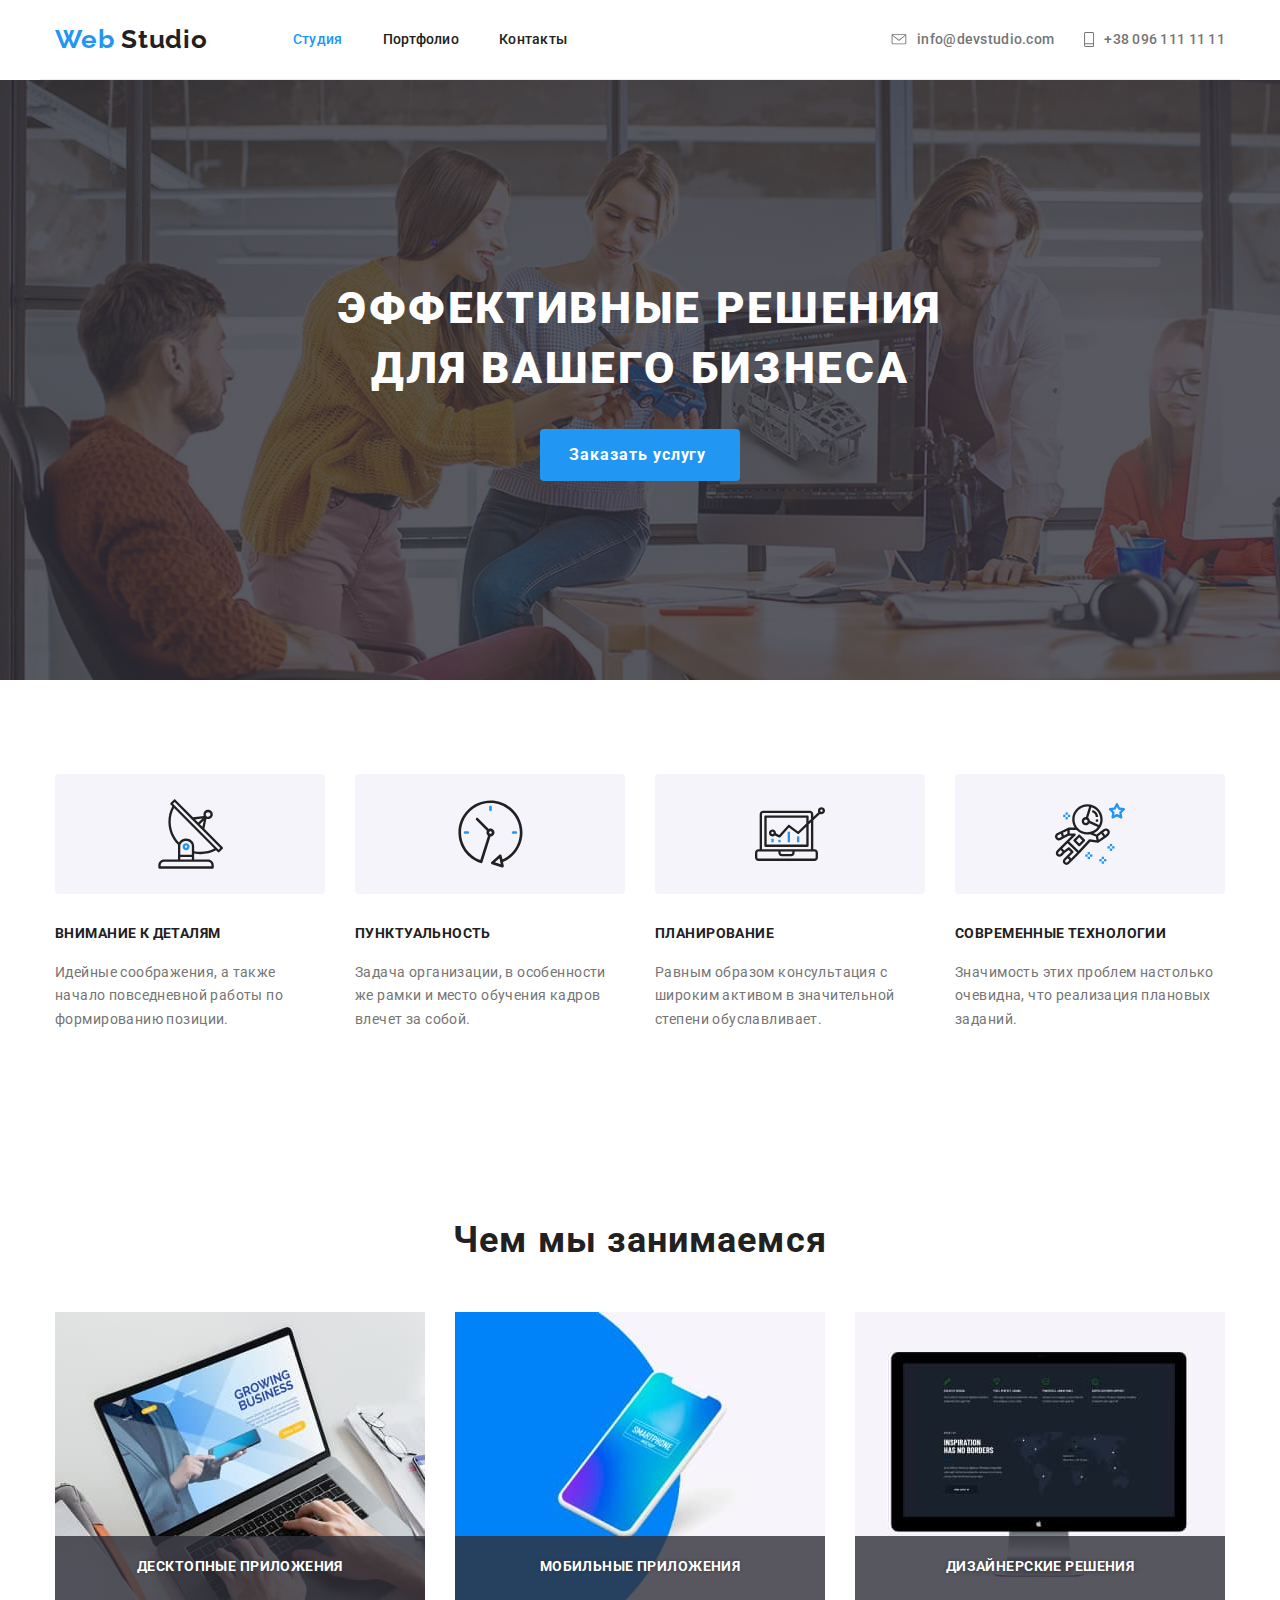
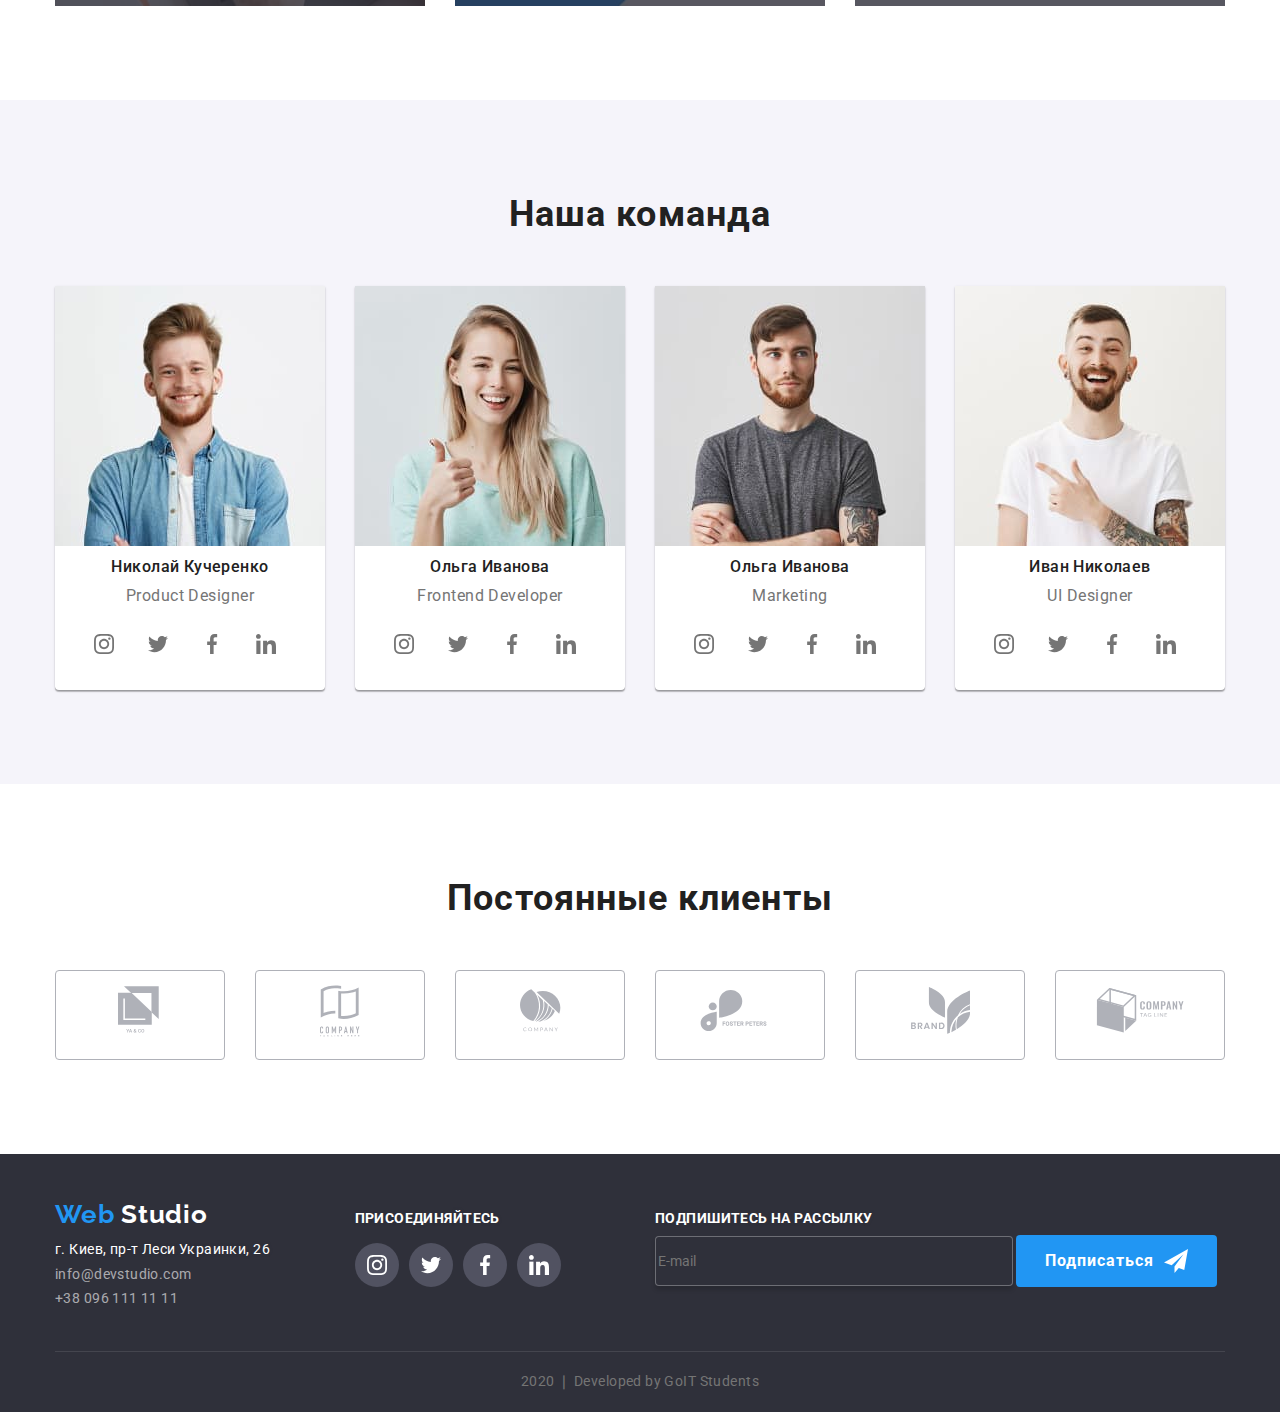
<file: index.html>
<!DOCTYPE html>
<html lang="ru">
  <head>
    <meta charset="UTF-8" />
    <meta name="viewport" content="width=device-width, initial-scale=1.0" />
    <title>Web studio</title>
    <link
      href="https://fonts.googleapis.com/css2?family=Raleway:wght@700&family=Roboto:wght@400;500;700;900&display=swap"
      rel="stylesheet"
    />
    <link
      rel="stylesheet"
      href="https://cdnjs.cloudflare.com/ajax/libs/modern-normalize/0.6.0/modern-normalize.min.css"
    />
    <link rel="stylesheet" href="./css/main.min.css" />
  </head>
  <body>
    <div>
      <!-- шапка сайта -->
      <header class="header">
        <nav>
          <div class="container menu">
            <a href="./">
              <p class="logo"><span class="accent">Web</span> Studio</p>
            </a>

            <ul class="info link-nav">
              <li class="hed">
                <a class="nav nav-border current-studio" href="">Студия</a>
              </li>
              <li class="hed">
                <a class="nav nav-border " href="./portfolio.html">Портфолио</a>
              </li>
              <li class="hed">
                <a class="nav nav-border" href="">Контакты</a>
              </li>
            </ul>
          
          
            <address class="link-nav-size">
              <a class="nav link addres" href="mailto:info@devstudio.com">
                <svg class="icon-envelope" width="16px" height="11px" aria-label="send E-mail">
                  <use href="./images/sprite.svg#icon-envelope"></use>
                </svg>
                info@devstudio.com</a>
              <a class="nav link addres"href="tel:+380961111111"
                > 
                <svg class="icon-vectorsmartphone" width="10px" height="15px" aria-label="call" >
                <use href="./images/sprite.svg#icon-vectorsmartphone"></use>
                </svg>
                +38 096 111 11 11
              </a>
              
            </address>
          </div>
        </nav>
      </header>

      <!-- модальное окно -->

      <div class="backdrop is-hidden" data-modal>
        <div class="modal">
          <form class="speaker-form" >
            <h3 class="modal-title">Оставьте свои данные, мы вам перезвоним</h3>
            
              <div class="form-field">
                <input class="form-input" type="tel" name="name" id="name" autocomplete="off"placeholder=" ">
                <label for="name" class="form-label">Имя</label>
                <svg class="form-icon" width="18px" height="18px">
                  <use href="./images/sprite.svg#person-black"></use>
                </svg>
                <!-- <span class="form-icon"></span> -->
              </div>
            
            
              <div class="form-field">
                <input class="form-input" type="tel" name="tel" id="tel" autocomplete="off" placeholder=" ">
                <label for="tel" class="form-label">Телефон</label>
                <svg class="form-icon" width="18px" height="18px">
                  <use href="./images/sprite.svg#phone-black"></use>
                </svg>
                <!-- <span class="form-icon"></span> -->
              </div>
            
            <div class="form-field">
              <input class="form-input" type="tel" name="input" id="mail" autocomplete="off" placeholder=" ">
              <label for="mail" class="form-label">Почта</label>
              <svg class="form-icon" id="mail" width="18px" height="18px">
                <use href="./images/sprite.svg#email-black"></use>
              </svg>
              <!-- <span class="form-icon"></span> -->
            </div>
            
            <div class="form-field textarea">
              <textarea class="textarea-input" name="" id="coment" placeholder=" " cols="20" rows="10"></textarea>
              <label for="coment" class="form-label">Комментарий</label>
            </div>

            <div class="send-field">
              <input class="checkbox" type="checkbox" name="agry" value="agry" id="agry" >
              <!-- <span class="checkbox-icon"></span> -->
              <label class="send-label" for="agry">Соглашаюсь с рассылкой и принимаю <a  class="accent agry" href="">Условия договора</a> </label>
              <button class="knock " type="submit">Отправить</button>
            </div>
            
          </form>
          <button class="close" data-modal-close>
            <!-- <svg class="close-icon" width="18px" height="18px" >
              <use href="./images/close.svg"></use>
            </svg> -->
          </button >
        </div>
      </div>

      <!-- основной контент -->
      <main>
        <!-- первый блок_герой -->
        <div>
          <header></header>
          <section class="1">
            <div class="for-image">
              <div class="image-hero">
                <div class="hero">
                  <h1 class="herro-title">
                    Эффективные решения <br />
                    для вашего бизнеса
                  </h1>
                  <a data-modal-open href="#" class="knock">Заказать услугу</a>
                </div> 
              </div>
            </div>
          </section>
        </div>

        <!-- второй блок -->
        <div>
          <section >
            <div class="container">
              <header>
              <h2 class="opacity-none">Преймущества</h2>
              </header>
              <ul class="info">
                <li class="inf-size">
                  <div class="grey-fon">
                    <svg class="icon-antenna1" width="65px" height="70px">
                      <use href="./images/sprite.svg#antenna1"></use>
                    </svg>
                  </div>
                  <h3 class="subclass">Внимание к деталям</h3>
                  <div class="text-size">
                    <p>
                      Идейные соображения, а также начало повседневной работы по
                      формированию позиции.
                    </p>
                  </div>
                </li>
                <li class="inf-size">
                  <div div class="grey-fon">
                    <svg class="icon-clock1" width="67px" height="70px">
                    <use href="./images/sprite.svg#clock1"></use>
                    </svg>
                  </div>
                  <h3 class="subclass">Пунктуальность</h3>
                  <p>
                    Задача организации, в особенности же рамки и место обучения
                    кадров влечет за собой.
                  </p>
                </li>
                <li class="inf-size">
                  <div div class="grey-fon">
                    <svg class="icon-diagram1" width="70px" height="70px">
                    <use href="./images/sprite.svg#diagram1"></use>
                    </svg>
                  </div>
                  <h3 class="subclass">Планирование</h3>
                  <p>
                    Равным образом консультация с широким активом в значительной
                    степени обуславливает.
                  </p>
                </li>
                <li class="inf-size">
                  <div div class="grey-fon">
                    <svg class="icon-astronaut1" width="70px" height="70px">
                    <use href="./images/sprite.svg#astronaut1"></use>
                    </svg>
                  </div>
                  <h3 class="subclass">Современные технологии</h3>
                  <p>
                    Значимость этих проблем настолько очевидна, что реализация
                    плановых заданий.
                  </p>
                </li>
              </ul>
            </div>
          </section>
        </div>

        <!-- третий блок_чем мы занимаемся -->
        <div>
          <section class="2">
            <div class="container">
              <header>
                <h2 class=" subclass title">Чем мы занимаемся</h2>
              </header>
              <ul class="info ">
                <li class="box-employment">
                  <a href="">
                    <div class="what-we-do">
                      <img class="image-employment" src="images/laptop.jpg" alt="laptop" />
                      <div class="box-info">
                        <h3 class="subclass white">Десктопные приложения</h3>
                      </div>
                    </div>
                    
                  </a>
                </li>
                <li class="box-employment">
                  <a href="">
                    <div class="what-we-do">
                        <img  class="image-employment" src="images/mobile.jpg" alt="mobile" />
                        <div class="box-info">
                          <h3 class="subclass white">Мобильные приложения</h3>
                      </div>
                    </div>
                  </a>
                  
                </li>
                <li class="box-employment">
                  <a href="">
                    <div class="what-we-do">
                      <img  class="image-employment"src="images/desktop.jpg" alt="desktop" />
                      <div class="box-info">
                        <h3 class="subclass white">Дизайнерские решения</h3>
                      </div>
                    </div>
                  </a>
                </li>
              </ul>
            </div>
          </section>
        </div>

        <!-- четвёртый блок_наша команда -->
        <div>
          <section class="4 grey">
            <div class="container">
              <header></header>
              <h2 class="subclass title">Наша команда</h2>
              </header>
              <ul class="info">
                <li class="team team-border">
                  <img src="images/john.jpg" alt="john" />
                  <h3 class="name">Николай Кучеренко</h3>
                  <p class="direction" lang="en">Product Designer</p>
                  <ul class="position">
                    <li>
                      <a class="svg position-instagram" href="" aria-label="Instagram link">
                        <div class="box-social line">
                          <svg class="icon-instagram2" width="20px" height="20px">
                          <use href="./images/sprite.svg#icon-instagram2"></use>
                          </svg>
                        </div>
                      </a>
                    </li>
                    <li>
                      <a class="svg position-twitter" href="" aria-label="Twitter link">
                        <div class="box-social line">
                          <svg class="icon-twitter1" width="20px" height="20px">
                            <use href="./images/sprite.svg#icon-twitter1"></use>
                          </svg>
                        </div>
                      </a>
                    </li>
                    <li>
                      <a class="svg position-facebook" href="" aria-label="Facebook link">
                        <div class="box-social line">
                          <svg class="icon-facebook1" width="20px" height="20px">
                            <use href="./images/sprite.svg#icon-facebook1"></use>
                          </svg>
                        </div>
                      </a>
                    </li>
                    <li>
                      <a class="svg position-linkedin" href="" aria-label="LinkedIn link">
                        <div class="box-social line">
                          <svg class="icon-linkedin1" width="20px" height="20px">
                            <use href="./images/sprite.svg#icon-linkedin1"></use>
                          </svg>
                        </div>
                      </a>
                    </li>
                  </ul>
                </li>
                <li class="team team-border">
                  <img src="images/marta.jpg" alt="marta" />
                  <h3 class="name">Ольга Иванова</h3>
                  <p class="direction" lang="en">Frontend Developer</p>
                  <ul class="position">
                    <li>
                      <a class="svg position-instagram" href="" aria-label="Instagram link">
                        <div class="box-social line">
                          <svg class="icon-instagram2" width="20px" height="20px">
                            <use href="./images/sprite.svg#icon-instagram2"></use>
                          </svg>
                        </div>
                      </a>
                    </li>
                    <li>
                      <a class="svg position-twitter" href="" aria-label="Twitter link">
                        <div class="box-social line">
                          <svg class="icon-twitter1" width="20px" height="20px">
                            <use href="./images/sprite.svg#icon-twitter1"></use>
                          </svg>
                        </div>
                      </a>
                    </li>
                    <li>
                      <a class="svg position-facebook" href="" aria-label="Facebook link">
                        <div class="box-social line">
                          <svg class="icon-facebook1" width="20px" height="20px">
                            <use href="./images/sprite.svg#icon-facebook1"></use>
                          </svg>
                        </div>
                      </a>
                    </li>
                    <li>
                      <a class="svg position-linkedin" href="" aria-label="LinkedIn link">
                        <div class="box-social line">
                          <svg class="icon-linkedin1" width="20px" height="20px">
                            <use href="./images/sprite.svg#icon-linkedin1"></use>
                          </svg>
                        </div>
                      </a>
                    </li>
                  </ul>
                </li>
                <li class="team team-border">
                  <img src="images/robert.jpg" alt="robert" />
                  <h3 class="name">Ольга Иванова</h3>
                  <p class="direction" lang="en">Marketing</p>
                  <ul class="position">
                    <li>
                      <a class="svg position-instagram" href="" aria-label="Instagram link">
                        <div class="box-social line">
                          <svg class="icon-instagram2" width="20px" height="20px">
                            <use href="./images/sprite.svg#icon-instagram2"></use>
                          </svg>
                        </div>
                      </a>
                    </li>
                    <li>
                      <a class="svg position-twitter" href="" aria-label="Twitter link">
                        <div class="box-social line">
                          <svg class="icon-twitter1" width="20px" height="20px">
                            <use href="./images/sprite.svg#icon-twitter1"></use>
                          </svg>
                        </div>
                      </a>
                    </li>
                    <li>
                      <a class="svg position-facebook" href="" aria-label="Facebook link">
                        <div class="box-social line">
                          <svg class="icon-facebook1" width="20px" height="20px">
                            <use href="./images/sprite.svg#icon-facebook1"></use>
                          </svg>
                        </div>
                      </a>
                    </li>
                    <li>
                      <a class="svg position-linkedin" href="" aria-label="LinkedIn link">
                        <div class="box-social line">
                          <svg class="icon-linkedin1" width="20px" height="20px">
                            <use href="./images/sprite.svg#icon-linkedin1"></use>
                          </svg>
                        </div>
                      </a>
                    </li>
                  </ul>
                </li>
                <li class="team team-border">
                  <img src="images/martin.jpg" alt="martin" />
                  <h3 class="name">Иван Николаев</h3>
                  <p class="direction" lang="en">UI Designer</p>
                  <ul class="position">
                    <li>
                      <a class="svg position-instagram" href="" aria-label="Instagram link">
                        <div class="box-social line">
                          <svg class="icon-instagram2" width="20px" height="20px">
                            <use href="./images/sprite.svg#icon-instagram2"></use>
                          </svg>
                        </div>
                      </a>
                    </li>
                    <li>
                      <a class="svg position-twitter" href="" aria-label="Twitter link">
                        <div class="box-social line">
                          <svg class="icon-twitter1" width="20px" height="20px">
                            <use href="./images/sprite.svg#icon-twitter1"></use>
                          </svg>
                        </div>
                      </a>
                    </li>
                    <li>
                      <a class="svg position-facebook" href="" aria-label="Facebook link">
                        <div class="box-social line">
                          <svg class="icon-facebook1" width="20px" height="20px">
                            <use href="./images/sprite.svg#icon-facebook1"></use>
                          </svg>
                        </div>
                      </a>
                    </li>
                    <li>
                      <a class="svg position-linkedin" href="" aria-label="LinkedIn link">
                        <div class="box-social line">
                          <svg class="icon-linkedin1" width="20px" height="20px">
                            <use href="./images/sprite.svg#icon-linkedin1"></use>
                          </svg>
                        </div>
                      </a>
                    </li>
                  </ul>
                </li>
              </ul>
            </div>
          </section>
        </div>

        <!-- пятый блок_постоянные клиенты -->
        <div>
          <section >
            <div class="container">
              <header>
                <h2 class="subclass title">Постоянные клиенты</h2>
              </header>
              <ul class="info ">
                <li class="last">
                  <div class="box-client">
                    <a href="">
                      <svg class="icon-Client1" width="45px" height="50px">
                      <use href="./images/sprite.svg#Client1"></use>
                      </svg> 
                    </a>
                  </div>
                </li>
                <li class="last">
                  <div class="box-client">
                    <a href="">
                      <svg class="icon-Client2" width="40px" height="52px">
                        <use href="./images/sprite.svg#Client2"></use>
                      </svg>
                    </a>
                  </div>
                </li>
                <li class="last">
                  <div class="box-client">
                    <a href="">
                      <svg class="icon-Client3" width="41px" height="43px">
                        <use href="./images/sprite.svg#Client3"></use>
                      </svg>
                    </a>
                  </div>
                </li>
                <li class="last">
                  <div class="box-client" >
                    <a href="">
                      <svg class="icon-Client4" width="80px" height="42px">
                        <use href="./images/sprite.svg#Client4"></use>
                      </svg>
                    </a>
                  </div>
                </li>
                <li class="last">
                  <div class="box-client">
                    <a href="">
                      <svg class="icon-Client5" width="59px" height="47px">
                        <use href="./images/sprite.svg#Client5"></use>
                      </svg>
                    </a>
                  </div>
                </li>
                <li class="last">
                  <div class="box-client">
                    <a href="">
                      <svg class="icon-Client6" width="89px" height="45px">
                        <use href="./images/sprite.svg#Client6"></use>
                      </svg>
                    </a>
                  </div>
                </li>
              </ul>
            </div>
          </section>
        </div>
      </main>
    </div>

    <!-- футер -->
    <div>
      <footer>
        <div class="container ">
          <div class="footer-main" >
            <div class="footer-address">
              <a href="./">
                <p class="logo btn">
                  <span class="accent">Web</span> <span class="wh">Studio</span>
                </p>
              </a>

              <address>
                <ul>
                  <li>
                    <p class="white">г. Киев, пр-т Леси Украинки, 26</p>
                  </li>
                  <li>
                    <a class="nav contact" href="mailto:info@devstudio.com"
                      >info@devstudio.com</a
                    >
                  </li>
                  <li>
                    <a class="nav contact" href="tel:+380961111111"
                      >+38 096 111 11 11</a
                    >
                  </li>
                </ul>
              </div>
            </address>

            <div class="footer-social">
              <b class="subclass white">ПРИСОЕДИНЯЙТЕСЬ</b>
              <ul class="position">
                <li>
                  <a href="" aria-label="Instagram link">
                    <div class="box-social line round">
                      <svg class="icon-instagram2 white-style" width="20px" height="20px">
                        <use href="./images/sprite.svg#icon-instagram2"></use>
                      </svg>
                      <!-- <img src="./images/instagram-white.svg" alt="Instagram" /> -->
                    </div>
                  </a>
                </li>
                <li>
                  <a href="" aria-label="Twitter link">
                    <div class="box-social line round">
                      <svg class="icon-twitter1 white-style" width="20px" height="20px">
                        <use href="./images/sprite.svg#icon-twitter1"></use>
                      </svg>
                      <!-- <img src="./images/twitter-white.svg" alt="Twitter" /> -->
                    </div>
                  </a>
                </li>
                <li>
                  <a href="" aria-label="Facebook link">
                    <div class="box-social line round">
                      <svg class="icon-facebook1 white-style" width="20px" height="20px">
                      <use href="./images/sprite.svg#icon-facebook1"></use>
                      </svg>
                      <!-- <img src="./images/facebook-white.svg" alt="Facebook" /> -->
                    </div>
                  </a>
                </li>
                <li>
                  <a href="" aria-label="LinkedIn link">
                    <div class="box-social line round">
                      <svg class="icon-linkedin1 white-style" width="20px" height="20px">
                        <use href="./images/sprite.svg#icon-linkedin1"></use>
                      </svg>
                    </div>
                  </a>
                </li>
              </ul>
            </div>
              <div class="footer-form">
                <b class="subclass white">ПОДПИШИТЕСЬ НА РАССЫЛКУ</b>
                <form >
                  <input class="string" type="email" placeholder="E-mail" />
                    <!-- <span> E=mail</span> -->
                  <button class="knock">
                    <!-- <span class="sent"></span> -->
                    Подписаться
                    <!-- <img class="sent" src="./images/icon send.svg" alt=""> -->
                  </button>
                </form>
              </div>
          </div>

          <p class="developed">
            2020 &#10072; Developed by GoIT Students
          </p>
        </div>
      </footer>
    </div>

    <script src="./js/modal.js"></script>
  </body>
</html>
</file>
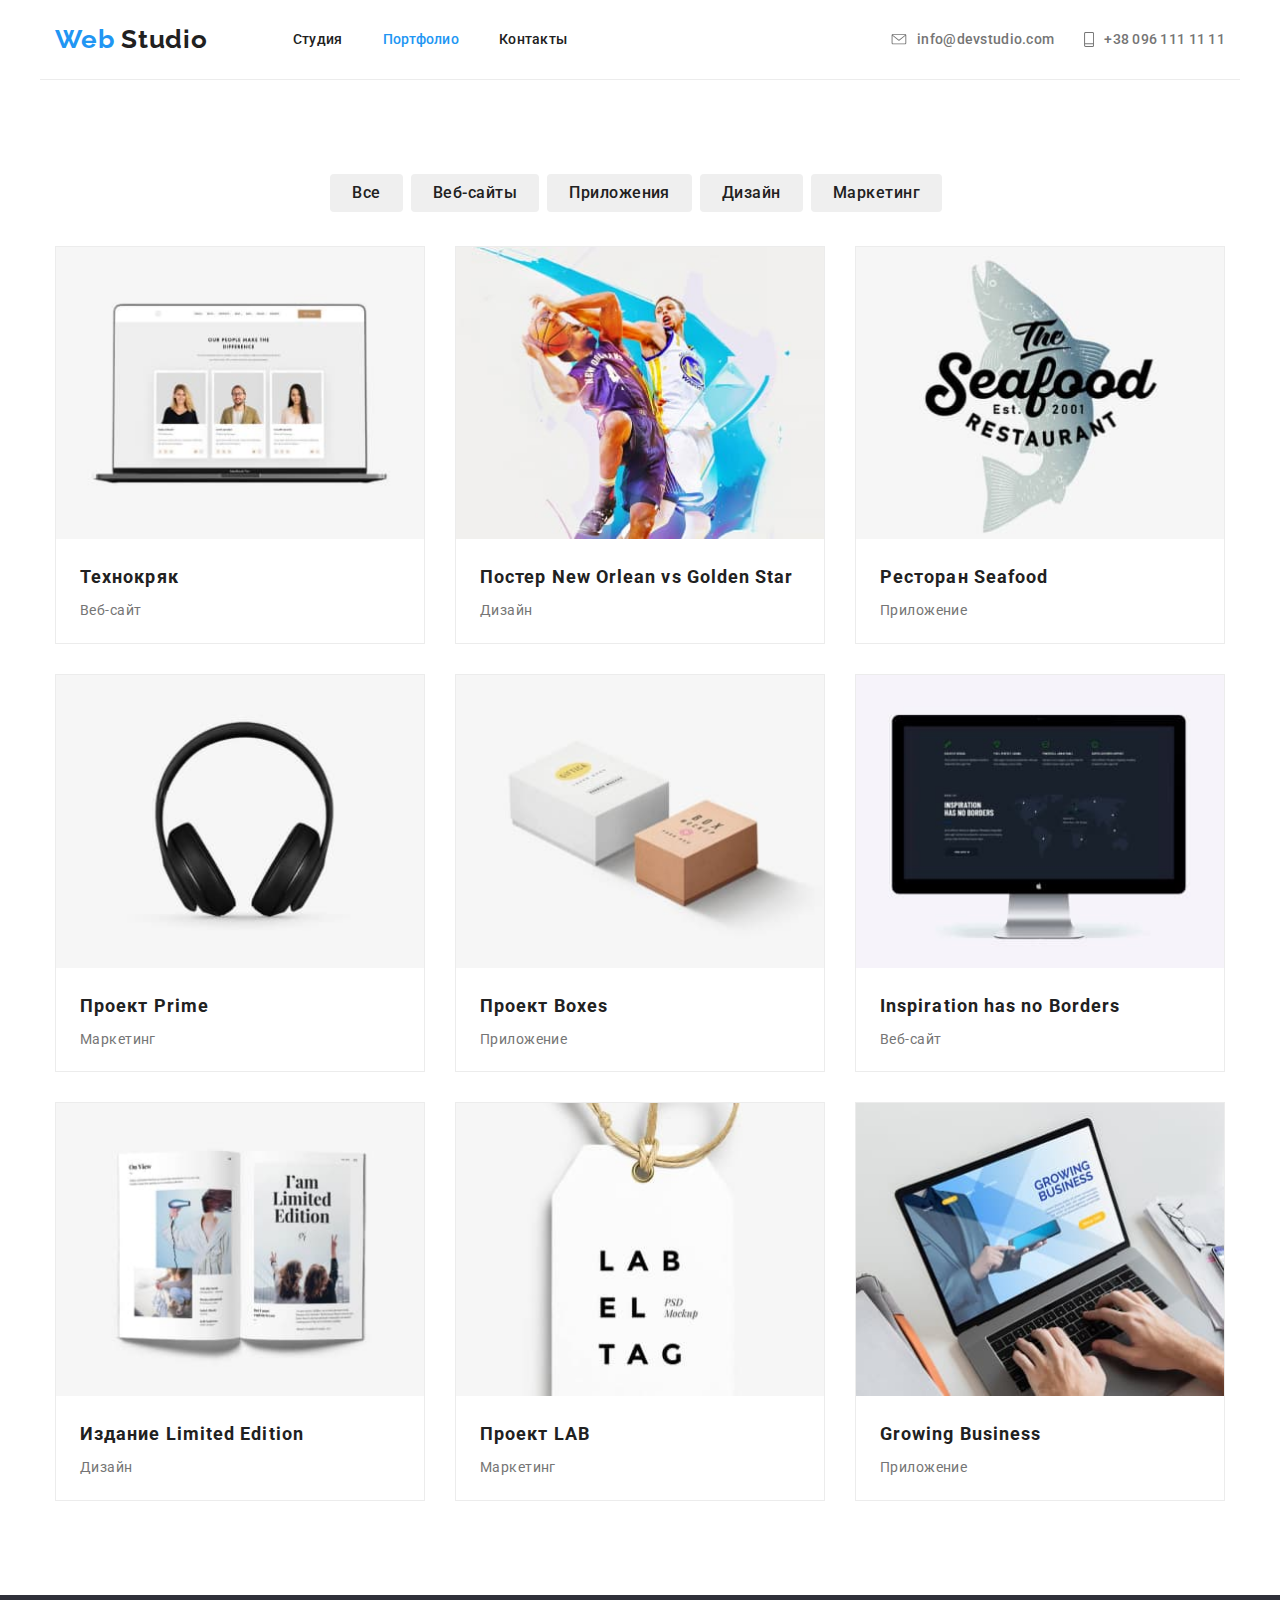
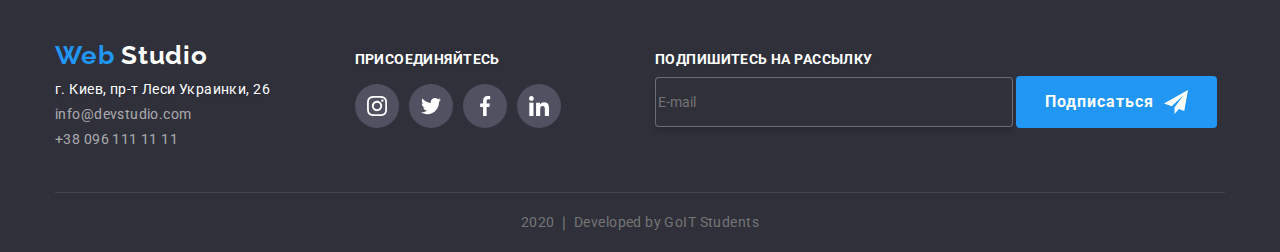
<file: portfolio.html>
<!DOCTYPE html>
<html lang="ru">
  <head>
    <meta charset="UTF-8" />
    <meta name="viewport" content="width=device-width, initial-scale=1.0" />
    <title>Portfolio</title>
    <link
      href="https://fonts.googleapis.com/css2?family=Raleway:wght@700&family=Roboto:wght@400;500;700;900&display=swap"
      rel="stylesheet"
    />
    <link
      rel="stylesheet"
      href="https://cdnjs.cloudflare.com/ajax/libs/modern-normalize/0.6.0/modern-normalize.min.css"
    />
    <link rel="stylesheet" href="./css/main.min.css" />
  </head>
  <body>
    <!-- шапка сайта -->
      <header class="header">
        <nav>
          <div class="container menu">
            <a href="./">
              <p class="logo"><span class="accent">Web</span> Studio</p>
            </a>
      
            <ul class="info link-nav">
              <li class="hed">
                <a class="nav nav-border" href="./index.html">Студия</a>
              </li>
              <li class="hed">
                <a class="nav nav-border current-portfolio" href="./portfolio.html">Портфолио</a>
              </li>
              <li class="hed">
                <a class="nav nav-border" href="">Контакты</a>
              </li>
            </ul>
      
      
            <address class="link-nav-size">
              <a class="nav link addres" href="mailto:info@devstudio.com">
                <svg class="icon-envelope" width="16px" height="11px" aria-label="send E-mail">
                  <use href="./images/sprite.svg#icon-envelope"></use>
                </svg>
                info@devstudio.com</a>
              <a class="nav link addres" href="tel:+380961111111">
                <svg class="icon-vectorsmartphone" width="10px" height="15px" aria-label="call">
                  <use href="./images/sprite.svg#icon-vectorsmartphone"></use>
                </svg>
                +38 096 111 11 11
              </a>
      
            </address>
          </div>
        </nav>
      </header>

    <main>
      <!-- фильтр -->
      <div>
        <section>
          <div class="container">
            <div class="filter">
              <header>
                <h1 class="opacity-none">Портфолио</h1>
              </header> 

              <ul class="portfolio-btn">
                <li><button class="name cursor" type="button">Все</button></li>
                <li><button class="name cursor" type="button">Веб-сайты</button></li>
                <li><button class="name cursor" type="button">Приложения</button></li>
                <li><button class="name cursor" type="button">Дизайн</button></li>
                <li><button class="name cursor" type="button">Маркетинг</button></li>
              </ul>

              <!-- наши работы -->

              <ul class="our-work-box">
                <li class="our-work-item">
                  <a class="our-work-border" href="">
                    <div class="our-work-opacity">
                      <p class="wh opacity">
                        Технокряк это современная площадка распространения коронавируса.
                        Компании используют эту платформу для цифрового шпионажа и атак
                        на защищённые сервера конкурентов.
                      </p>
                      <img src="./images/img1.jpg" alt="Веб-сайт" />
                      
                    </div>
                    <h2 class="icon">Технокряк</h2>
                    <p class="icon-nav">Веб-сайт</p>
                  </a>
                </li>
                <li class="our-work-item">
                  <a class="our-work-border"  href="">
                    <div class="our-work-opacity">
                      <p class="wh opacity">
                        Технокряк это современная площадка распространения коронавируса.
                        Компании используют эту платформу для цифрового шпионажа и атак
                        на защищённые сервера конкурентов.
                      </p>
                      <img src="./images/img-disign.jpg" alt="Дизайн" />
                    </div>
                    <h2 class="icon">Постер New Orlean vs Golden Star</h2>
                    <p class="icon-nav">Дизайн</p>
                    
                  </a>
                </li>
                <li class="our-work-item">
                  <a  class="our-work-border"  href="">
                    <div class="our-work-opacity">
                      <p class="wh opacity">
                        Технокряк это современная площадка распространения коронавируса.
                        Компании используют эту платформу для цифрового шпионажа и атак
                        на защищённые сервера конкурентов.
                      </p>
                      <img src="./images/img3.jpg" alt="Приложение" />
                    </div>
                    <h2 class="icon">Ресторан Seafood</h2>
                    <p class="icon-nav">Приложение</p>
                    
                  </a>
                </li>
                <li class="our-work-item">
                  <a  class="our-work-border" href="">
                    <div class="our-work-opacity">
                    <p class="wh opacity">
                      Технокряк это современная площадка распространения коронавируса.
                      Компании используют эту платформу для цифрового шпионажа и атак
                      на защищённые сервера конкурентов.
                    </p>
                      <img src="./images/img4.jpg" alt="Маркетинг" />
                    </div>
                    <h2 class="icon">Проект Prime</h2>
                    <p class="icon-nav">Маркетинг</p>

                  </a>
                </li>
                <li class="our-work-item">
                  <a class="our-work-border" href="">
                    <div class="our-work-opacity">
                      <p class="wh opacity">
                        Технокряк это современная площадка распространения коронавируса.
                        Компании используют эту платформу для цифрового шпионажа и атак
                        на защищённые сервера конкурентов.
                      </p>
                      <img src="./images/img5.jpg" alt="Приложение" />
                    </div>
                    <h2 class="icon">Проект Boxes</h2>
                    <p class="icon-nav">Приложение</p>
                    
                  </a>
                </li>
                <li class="our-work-item">
                  <a class="our-work-border"  href="">
                    <div class="our-work-opacity">
                      <p class="wh opacity">
                        Технокряк это современная площадка распространения коронавируса.
                        Компании используют эту платформу для цифрового шпионажа и атак
                        на защищённые сервера конкурентов.
                      </p>
                      <img src="./images/img6.jpg" alt="Веб-сайт" />
                    </div>
                    <h2 class="icon">Inspiration has no Borders</h2>
                    <p class="icon-nav">Веб-сайт</p>
                    
                  </a>
                </li>
                <li class="our-work-item">
                  <a  class="our-work-border" href="">
                    <div class="our-work-opacity">
                      <p class="wh opacity">
                        Технокряк это современная площадка распространения коронавируса.
                        Компании используют эту платформу для цифрового шпионажа и атак
                        на защищённые сервера конкурентов.
                      </p>
                      <img src="./images/img7.jpg" alt="Дизайн" />
                    </div>
                    <h2 class="icon">Издание Limited Edition</h2>
                    <p class="icon-nav">Дизайн</p>
                    
                  </a>
                </li>
                <li class="our-work-item">
                  <a class="our-work-border"  href="">
                    <div class="our-work-opacity">
                      <p class="wh opacity">
                        Технокряк это современная площадка распространения коронавируса.
                        Компании используют эту платформу для цифрового шпионажа и атак
                        на защищённые сервера конкурентов.
                      </p>
                    <img src="./images/img8.jpg" alt="Маркетинг" />
                    </div>
                    <h2 class="icon">Проект LAB</h2>
                    <p class="icon-nav">Маркетинг</p>
                    
                  </a>
                </li>
                <li class="our-work-item">
                  <a class="our-work-border"  href="">
                    <div class="our-work-opacity">
                      <p class="wh opacity">
                        Технокряк это современная площадка распространения коронавируса.
                        Компании используют эту платформу для цифрового шпионажа и атак
                        на защищённые сервера конкурентов.
                      </p>
                      <img src="./images/img9.jpg" alt="Приложение" />
                    </div>
                    <h2 class="icon">Growing Business</h2>
                    <p class="icon-nav">Приложение</p>
                    
                  </a>
                </li>
              </ul>
            </div>
          </div>
        </section>
      </div>
    </main>

    <!-- футер -->
    <div>
      <footer>
        <div class="container ">
          <div class="footer-main">
            <div class="footer-address">
              <a href="./">
                <p class="logo btn">
                  <span class="accent">Web</span> <span class="wh">Studio</span>
                </p>
              </a>

              <address>
                <ul>
                  <li>
                    <p class="white">г. Киев, пр-т Леси Украинки, 26</p>
                  </li>
                  <li>
                    <a class="nav contact" href="mailto:info@devstudio.com">info@devstudio.com</a>
                  </li>
                  <li>
                    <a class="nav contact" href="tel:+380961111111">+38 096 111 11 11</a>
                  </li>
                </ul>
            </div>
            </address>

            <div class="footer-social">
              <b class="subclass white">ПРИСОЕДИНЯЙТЕСЬ</b>
              <ul class="position">
                <li>
                  <a href="" aria-label="Instagram link">
                    <div class="box-social line round">
                      <svg class="icon-instagram2 white-style" width="20px" height="20px">
                        <use href="./images/sprite.svg#icon-instagram2"></use>
                      </svg>
                      <!-- <img src="./images/instagram-white.svg" alt="Instagram" /> -->
                    </div>
                  </a>
                </li>
                <li>
                  <a href="" aria-label="Twitter link">
                    <div class="box-social line round">
                      <svg class="icon-twitter1 white-style" width="20px" height="20px">
                        <use href="./images/sprite.svg#icon-twitter1"></use>
                      </svg>
                      <!-- <img src="./images/twitter-white.svg" alt="Twitter" /> -->
                    </div>
                  </a>
                </li>
                <li>
                  <a href="" aria-label="Facebook link">
                    <div class="box-social line round">
                      <svg class="icon-facebook1 white-style" width="20px" height="20px">
                        <use href="./images/sprite.svg#icon-facebook1"></use>
                      </svg>
                      <!-- <img src="./images/facebook-white.svg" alt="Facebook" /> -->
                    </div>
                  </a>
                </li>
                <li>
                  <a href="" aria-label="LinkedIn link">
                    <div class="box-social line round">
                      <svg class="icon-linkedin1 white-style" width="20px" height="20px">
                        <use href="./images/sprite.svg#icon-linkedin1"></use>
                      </svg>
                    </div>
                  </a>
                </li>
              </ul>
            </div>
            <div class="footer-form">
              <b class="subclass white">ПОДПИШИТЕСЬ НА РАССЫЛКУ</b>
              <form>
                <input class="string" type="email" placeholder="E-mail" />
                <!-- <span> E=mail</span> -->
                <button class="knock">
                  <!-- <span class="sent"></span> -->
                  Подписаться
                  <!-- <img class="sent" src="./images/icon send.svg" alt=""> -->
                </button>
              </form>
            </div>
          </div>

          <p class="developed">
            2020 &#10072; Developed by GoIT Students
          </p>
        </div>
      </footer>
    </div>
  </body>
</html>
</file>
<file: css/main.min.css>
/*! modern-normalize v0.7.0 | MIT License | https://github.com/sindresorhus/modern-normalize */*,*::before,*::after{-webkit-box-sizing:border-box;box-sizing:border-box}:root{-moz-tab-size:4;-o-tab-size:4;tab-size:4}html{line-height:1.15;-webkit-text-size-adjust:100%}body{margin:0}body{font-family:system-ui,-apple-system,"Segoe UI",Roboto,Helvetica,Arial,sans-serif,"Apple Color Emoji","Segoe UI Emoji"}hr{height:0}abbr[title]{-webkit-text-decoration:underline dotted;text-decoration:underline dotted}b,strong{font-weight:bolder}code,kbd,samp,pre{font-family:ui-monospace, SFMono-Regular, Consolas, 'Liberation Mono', Menlo, monospace;font-size:1em}small{font-size:80%}sub,sup{font-size:75%;line-height:0;position:relative;vertical-align:baseline}sub{bottom:-0.25em}sup{top:-0.5em}button,input,optgroup,select,textarea{font-family:inherit;font-size:100%;line-height:1.15;margin:0}button,select{text-transform:none}button,[type='button'],[type='reset'],[type='submit']{-webkit-appearance:button}button::-moz-focus-inner,[type='button']::-moz-focus-inner,[type='reset']::-moz-focus-inner,[type='submit']::-moz-focus-inner{border-style:none;padding:0}button:-moz-focusring,[type='button']:-moz-focusring,[type='reset']:-moz-focusring,[type='submit']:-moz-focusring{outline:1px dotted ButtonText}legend{padding:0}progress{vertical-align:baseline}[type='number']::-webkit-inner-spin-button,[type='number']::-webkit-outer-spin-button{height:auto}[type='search']{-webkit-appearance:textfield;outline-offset:-2px}[type='search']::-webkit-search-decoration{-webkit-appearance:none}::-webkit-file-upload-button{-webkit-appearance:button;font:inherit}summary{display:list-item}body,button,a{font-family:"Roboto",sans-serif;font-style:normal;color:#757575;font-size:14px;line-height:1.7em;letter-spacing:0.03em}p{padding:0;margin:0}img{display:block;max-width:100%;height:auto}a{text-decoration:none}li{list-style:none}ul{margin:0;padding-left:0}.container{max-width:1200px;padding-left:15px;padding-right:15px;margin-left:auto;margin-right:auto}section:not(:nth-child(2)){padding-bottom:94px;padding-top:94px}address{font-style:normal}.link{color:#757575;display:-webkit-inline-box;display:-ms-inline-flexbox;display:inline-flex;-webkit-box-align:center;-ms-flex-align:center;align-items:center}.info{display:-webkit-box;display:-ms-flexbox;display:flex;padding-right:0;margin-bottom:0;text-align:left}.subclass{color:#212121;font-weight:bold;font-size:14px;line-height:1.33em;letter-spacing:0.03em;text-transform:uppercase;margin-top:0;margin-bottom:8px;text-align:left;display:-ms-grid;display:grid}.title{font-size:36px;text-align:center;margin-bottom:50px;text-transform:none;line-height:1.16em}.nav{color:#212121;list-style:none;font-weight:500;font-size:14px;line-height:1.14em;letter-spacing:0.02em;font-style:normal;-webkit-transition:-webkit-transition;transition:-webkit-transition;transition:transition;transition:transition, -webkit-transition}.nav:hover{color:#2196f3;outline:none}.nav:focus{background-color:transparent}.nav-border{display:inline-block;position:relative;-webkit-transition:all 250ms cubic-bezier(0.4, 0, 0.2, 1);transition:all 250ms cubic-bezier(0.4, 0, 0.2, 1);padding-top:32px;padding-bottom:32px}.nav-border::after{-webkit-transition:all 250ms cubic-bezier(0.4, 0, 0.2, 1);transition:all 250ms cubic-bezier(0.4, 0, 0.2, 1)}.nav-border:hover::after{content:'';position:absolute;left:0;bottom:0;width:100%;height:5px;border-radius:2px;background-color:#2196f3}.link-nav{margin-left:85px}.link-nav-size{display:-webkit-box;display:-ms-flexbox;display:flex;margin-left:auto}.hed:not(:last-child){margin-right:40px}.addres:not(:last-child){margin-right:30px}.icon-vectorsmartphone{--color2: currentcolor;margin-right:10px}.addres:hover .icon-vectorsmartphone{color:#2196f3}.icon-envelope{--color2: currentcolor;margin-right:10px}.addres{color:#757575}.addres:hover .icon-envelope{color:#2196f3}.menu{display:-webkit-box;display:-ms-flexbox;display:flex;-webkit-box-align:center;-ms-flex-align:center;align-items:center;height:80px;border-bottom:1px solid #ececec}.current-studio:-moz-read-only{color:#2196f3}.current-studio:read-only{color:#2196f3}.developed,.close,.grey-fon,.box-info,.box-social,.box-client{display:-webkit-box;display:-ms-flexbox;display:flex;-webkit-box-align:center;-ms-flex-align:center;align-items:center;-webkit-box-pack:center;-ms-flex-pack:center;justify-content:center}footer{background-color:#2f303a}.footer-form .knock::after{width:24px;height:24px;content:'';margin-left:10px;background-image:url(../images/icon-send.svg);background-size:contain}.wh{color:#fff}.contact{color:rgba(255,255,255,0.6);font-style:normal;font-weight:normal;font-size:14px;line-height:24px;padding-top:9px;padding-bottom:28px;letter-spacing:0.03em;-webkit-transition:all 250ms cubic-bezier(0.4, 0, 0.2, 1);transition:all 250ms cubic-bezier(0.4, 0, 0.2, 1)}.developed{width:1170px;padding-top:18px;padding-bottom:18px;border-top:1px solid rgba(255,255,255,0.1)}.btn{padding-top:45px;padding-bottom:8px}.footer-main{display:-webkit-box;display:-ms-flexbox;display:flex;-webkit-box-pack:justify;-ms-flex-pack:justify;justify-content:space-between;-webkit-box-align:baseline;-ms-flex-align:baseline;align-items:baseline}.footer-form{width:570px}.string{width:358px;height:50px;border:1px solid rgba(255,255,255,0.3);-webkit-box-sizing:border-box;box-sizing:border-box;-webkit-box-shadow:0px 4px 4px rgba(0,0,0,0.15);box-shadow:0px 4px 4px rgba(0,0,0,0.15);border-radius:4px;background-color:#2f303a;color:#fff}.container>.footer-main{min-height:197px}.white-style{color:#fff}.round{background-color:#515261;opacity:90%;border-radius:50%}.herro-title{color:#fff;font-style:normal;font-weight:900;font-size:44px;line-height:1.36em;letter-spacing:0.06em;text-transform:uppercase;margin-top:0}.hero{-webkit-box-pack:center;-ms-flex-pack:center;justify-content:center;text-align:center}.image-hero{max-width:1600px;height:600px;display:-webkit-box;display:-ms-flexbox;display:flex;margin-left:auto;margin-right:auto;-webkit-box-pack:center;-ms-flex-pack:center;justify-content:center;-webkit-box-align:center;-ms-flex-align:center;align-items:center;background-color:rgba(47,48,58,0.8);background-image:-webkit-gradient(linear, left top, left bottom, from(rgba(47,48,58,0.8)), to(rgba(47,48,58,0.8))),url(../images/Header.jpg);background-image:linear-gradient(rgba(47,48,58,0.8), rgba(47,48,58,0.8)),url(../images/Header.jpg)}.hero{-webkit-box-pack:center;-ms-flex-pack:center;justify-content:center;text-align:center}.developed,.close,.grey-fon,.box-info,.box-social,.box-client{display:-webkit-box;display:-ms-flexbox;display:flex;-webkit-box-align:center;-ms-flex-align:center;align-items:center;-webkit-box-pack:center;-ms-flex-pack:center;justify-content:center}.name{font-style:Roboto;font-size:16px;line-height:1.35em;color:#212121;font-weight:500;padding-top:10px;padding-bottom:10px;margin-top:0;margin-bottom:0;border-radius:2px;text-align:center}textarea{resize:none;height:120px}.backdrop{position:fixed;top:0;left:0;width:100%;height:100%;background-color:rgba(0,0,0,0.2);z-index:10;opacity:1;-webkit-transition:all 250ms cubic-bezier(0.4, 0, 0.2, 1);transition:all 250ms cubic-bezier(0.4, 0, 0.2, 1)}.backdrop.is-hidden{opacity:0;pointer-events:none}.backdrop.is-hidden .modal{-webkit-transform:translate(-50%, -50%) scale(1.2) translateY(-50%);transform:translate(-50%, -50%) scale(1.2) translateY(-50%)}.modal{position:absolute;width:528px;top:50%;left:50%;-webkit-transform:translate(-50%, -50%) scale(1) translateY(0);transform:translate(-50%, -50%) scale(1) translateY(0);background-color:#fff;padding:40px;-webkit-transition:all 250ms cubic-bezier(0.4, 0, 0.2, 1);transition:all 250ms cubic-bezier(0.4, 0, 0.2, 1);border-radius:4px;-webkit-box-shadow:0px 2px 1px rgba(0,0,0,0.2),0px 1px 1px rgba(0,0,0,0.14),0px 1px 3px rgba(0,0,0,0.12);box-shadow:0px 2px 1px rgba(0,0,0,0.2),0px 1px 1px rgba(0,0,0,0.14),0px 1px 3px rgba(0,0,0,0.12)}.speaker-form{text-align:center;position:relative}.form-field{margin-top:28px;display:-webkit-box;display:-ms-flexbox;display:flex;-webkit-box-orient:vertical;-webkit-box-direction:normal;-ms-flex-direction:column;flex-direction:column;-webkit-box-pack:center;-ms-flex-pack:center;justify-content:center}.form-field input{width:100%;border:none;padding-left:20px}.close{width:30px;height:30px;border:1px solid rgba(0,0,0,0.1);border-radius:50%;position:absolute;right:8px;top:8px;background-color:#fff;cursor:pointer}.close::after{content:'';width:18px;height:18px;background-image:url(../images/close.svg);background-size:contain;background-position:center;-webkit-transition:background-image all 250ms cubic-bezier(0.4, 0, 0.2, 1);transition:background-image all 250ms cubic-bezier(0.4, 0, 0.2, 1)}.close:hover::after{content:'';width:18px;height:18px;background-image:url(../images/close2.svg);background-position:center;background-size:contain}.modal-title{font-family:Roboto;font-style:normal;font-weight:bold;font-size:20px;line-height:23px;text-align:center;letter-spacing:0.03em;color:#212121}.modal .knock{margin-top:30px;-webkit-box-pack:center;-ms-flex-pack:center;justify-content:center;-webkit-box-align:center;-ms-flex-align:center;align-items:center;-webkit-transition:-webkit-box-shadow all 250ms cubic-bezier(0.4, 0, 0.2, 1);transition:-webkit-box-shadow all 250ms cubic-bezier(0.4, 0, 0.2, 1);transition:box-shadow all 250ms cubic-bezier(0.4, 0, 0.2, 1);transition:box-shadow all 250ms cubic-bezier(0.4, 0, 0.2, 1), -webkit-box-shadow all 250ms cubic-bezier(0.4, 0, 0.2, 1)}.modal .knock:hover{background-color:#2196f3;-webkit-box-shadow:0px 4px 4px rgba(0,0,0,0.15);box-shadow:0px 4px 4px rgba(0,0,0,0.15);border-radius:4px}.agry{margin-top:20px;text-decoration:underline}.send-field{margin-top:20px}.form-field{margin-top:28px;padding:11px 16px;width:100%;border-radius:3px;height:40px;font-size:18px;border:1px solid rgba(33,33,33,0.2);position:relative}.form-label{position:absolute;top:50%;left:30px;-webkit-transform:translateY(-50%);transform:translateY(-50%);-webkit-transition:all 250ms cubic-bezier(0.4, 0, 0.2, 1);transition:all 250ms cubic-bezier(0.4, 0, 0.2, 1)}.form-field:focus-within>.form-label,.form-input:not(:placeholder-shown)+.form-label{-webkit-transform:translateY(-45px) translateX(-20px);transform:translateY(-45px) translateX(-20px);color:#2196f3}.form-field:focus-within>.form-icon{fill:#2196f3}.form-field:focus-within>.form-input{border:none}.form-input:focus{outline:none}.form-icon{position:absolute;top:50%;left:10px;-webkit-transform:translateY(-50%);transform:translateY(-50%);-webkit-transition:all 250ms cubic-bezier(0.4, 0, 0.2, 1);transition:all 250ms cubic-bezier(0.4, 0, 0.2, 1)}.form-field:focus-within{border-color:#2196f3}.textarea{height:120px}.textarea-input:focus{outline:none}.textarea-input{border-width:0}.textarea>.form-label{position:absolute;top:15%;left:2x;-webkit-transform:translateY(-50%);transform:translateY(-50%);-webkit-transition:all 250ms cubic-bezier(0.4, 0, 0.2, 1);transition:all 250ms cubic-bezier(0.4, 0, 0.2, 1)}.modal-title{margin:0}.send-label{display:inline-block;margin-top:20px;cursor:pointer}.form-field:focus-within>.form-label,.textarea-input:not(:placeholder-shown)+.form-label{-webkit-transform:translateY(-45px) translateX(-20px);transform:translateY(-45px) translateX(-20px);color:#2196f3}.checkbox{-webkit-appearance:none;-moz-appearance:none;appearance:none}.checkbox::after{content:'';display:-webkit-box;display:-ms-flexbox;display:flex;width:16px;height:15px;background:#ffffff;border:2px solid #212121;border-radius:4px}.checkbox:checked::after{border-color:transparent;background-color:#2196f3;background-image:url(../images/check.svg);background-size:contain;background-repeat:no-repeat;background-origin:content-box;cursor:pointer}input:focus{outline:none}.logo{color:#212121;list-style:none;font-family:"Raleway",sans-serif;font-style:normal;font-weight:bold;font-size:26px;line-height:1.19em;letter-spacing:0.03em}.accent{color:#2196f3}.knock{color:#fff;background-color:#2196f3;font-weight:bold;font-size:16px;line-height:1.87em;letter-spacing:0.06em;padding:10px 28px;border-radius:4px;border:1px solid transparent;min-width:200px;display:-webkit-inline-box;display:-ms-inline-flexbox;display:inline-flex;-webkit-box-align:center;-ms-flex-align:center;align-items:center;cursor:pointer;-webkit-transition:all 250ms cubic-bezier(0.4, 0, 0.2, 1);transition:all 250ms cubic-bezier(0.4, 0, 0.2, 1);text-align:center}.knock:focus{background-color:#fff}.knock:hover{background-color:#757575}.inf-size{width:270px;margin-right:30px}.inf-size .subclass{padding-top:30px;padding-bottom:10px}.portfolio-btn{padding-bottom:34px;display:-webkit-box;display:-ms-flexbox;display:flex;-webkit-box-pack:center;-ms-flex-pack:center;justify-content:center}.our-work-box{width:1200px;display:-webkit-box;display:-ms-flexbox;display:flex;-ms-flex-wrap:wrap;flex-wrap:wrap;margin:-15px}.our-work-item{width:calc(100% * 1 / 3);padding:15px;display:-webkit-box;display:-ms-flexbox;display:flex;-webkit-box-orient:vertical;-webkit-box-direction:normal;-ms-flex-direction:column;flex-direction:column;-webkit-box-align:start;-ms-flex-align:start;align-items:flex-start}.our-work-border{border:1px solid #ececec;-webkit-transition:-webkit-box-shadow all 250ms cubic-bezier(0.4, 0, 0.2, 1);transition:-webkit-box-shadow all 250ms cubic-bezier(0.4, 0, 0.2, 1);transition:box-shadow all 250ms cubic-bezier(0.4, 0, 0.2, 1);transition:box-shadow all 250ms cubic-bezier(0.4, 0, 0.2, 1), -webkit-box-shadow all 250ms cubic-bezier(0.4, 0, 0.2, 1)}.our-work-border:hover{-webkit-box-shadow:0px 2px 1px rgba(0,0,0,0.2),0px 1px 1px rgba(0,0,0,0.14),0px 1px 3px rgba(0,0,0,0.12);box-shadow:0px 2px 1px rgba(0,0,0,0.2),0px 1px 1px rgba(0,0,0,0.14),0px 1px 3px rgba(0,0,0,0.12)}.opacity-none{display:none}.our-work-opacity{position:relative;overflow:hidden}.our-work-opacity:hover .opacity{opacity:1;-webkit-transform:translateY(calc(-100% + 290px));transform:translateY(calc(-100% + 290px))}.opacity{display:-webkit-box;display:-ms-flexbox;display:flex;font-size:18px;line-height:28px;font-weight:normal;letter-spacing:0.03em;padding:63px 23px;opacity:0;position:absolute;background-color:rgba(33,150,243,0.9);-webkit-transition:all 250ms cubic-bezier(0.4, 0, 0.2, 1);transition:all 250ms cubic-bezier(0.4, 0, 0.2, 1);-webkit-transform:translateY(270px);transform:translateY(270px)}.icon{font-size:18px;line-height:2em;letter-spacing:0.06em;color:#212121;padding-top:20px;padding-left:24px;padding-bottom:4px;margin:0}.icon-nav{padding-left:24px;padding-bottom:20px}.current-portfolio:-moz-read-only{color:#2196f3}.current-portfolio:read-only{color:#2196f3}.cursor{line-height:1.62em;border:none;font-style:normal;font-family:Roboto;padding:6px 22px;min-width:73px;border-radius:4px;margin-right:8px;-webkit-transition:all 250ms cubic-bezier(0.4, 0, 0.2, 1);transition:all 250ms cubic-bezier(0.4, 0, 0.2, 1)}.cursor:hover,.cursor:focus{background-color:#2196f3;color:#fff}.developed,.close,.grey-fon,.box-info,.box-social,.box-client{display:-webkit-box;display:-ms-flexbox;display:flex;-webkit-box-align:center;-ms-flex-align:center;align-items:center;-webkit-box-pack:center;-ms-flex-pack:center;justify-content:center}.grey-fon{width:270px;height:120px;background-color:#f5f4fa;-webkit-box-align:center;-ms-flex-align:center;align-items:center;-webkit-box-pack:center;-ms-flex-pack:center;justify-content:center;border-radius:4px}.developed,.close,.grey-fon,.box-info,.box-social,.box-client{display:-webkit-box;display:-ms-flexbox;display:flex;-webkit-box-align:center;-ms-flex-align:center;align-items:center;-webkit-box-pack:center;-ms-flex-pack:center;justify-content:center}.box-employment:not(:first-child){margin-left:30px}.what-we-do{position:relative;display:-webkit-box;display:-ms-flexbox;display:flex;-webkit-box-align:end;-ms-flex-align:end;align-items:flex-end;-webkit-box-pack:center;-ms-flex-pack:center;justify-content:center}.box-info{width:370px;height:70px;background-color:rgba(47,48,58,0.8);position:absolute}.white{color:#fff;text-shadow:0 0 3px #2f303a;text-align:left;padding-top:0}.developed,.close,.grey-fon,.box-info,.box-social,.box-client{display:-webkit-box;display:-ms-flexbox;display:flex;-webkit-box-align:center;-ms-flex-align:center;align-items:center;-webkit-box-pack:center;-ms-flex-pack:center;justify-content:center}.direction{font-size:16px;line-height:1.18em;letter-spacing:0.03em;text-align:center}.team:not(:last-child){margin-right:30px}.team-border{background-color:#ffffff;-webkit-box-shadow:0px 2px 1px rgba(0,0,0,0.2),0px 1px 1px rgba(0,0,0,0.14),0px 1px 3px rgba(0,0,0,0.12);box-shadow:0px 2px 1px rgba(0,0,0,0.2),0px 1px 1px rgba(0,0,0,0.14),0px 1px 3px rgba(0,0,0,0.12);border-radius:0px 0px 4px 4px}.position{display:-webkit-box;display:-ms-flexbox;display:flex;-webkit-box-pack:center;-ms-flex-pack:center;justify-content:center;margin-top:16px;-webkit-transition:all 250ms cubic-bezier(0.4, 0, 0.2, 1);transition:all 250ms cubic-bezier(0.4, 0, 0.2, 1)}.position .box-social:hover,.position .box-social:focus{background-color:#2196f3}.box-social{width:44px;height:44px;margin-bottom:24px;opacity:100%;border-radius:50%;-webkit-transition:all 250ms cubic-bezier(0.4, 0, 0.2, 1);transition:all 250ms cubic-bezier(0.4, 0, 0.2, 1)}.line{margin-right:10px}.icon-instagram2{--color1: currentcolor;-webkit-transition:all 250ms cubic-bezier(0.4, 0, 0.2, 1);transition:all 250ms cubic-bezier(0.4, 0, 0.2, 1)}.box-social:hover .icon-instagram2{color:#fff}.icon-twitter1{--color1: currentcolor;-webkit-transition:all 250ms cubic-bezier(0.4, 0, 0.2, 1);transition:all 250ms cubic-bezier(0.4, 0, 0.2, 1)}.box-social:hover .icon-twitter1{color:#fff}.icon-facebook1{-webkit-transition:all 250ms cubic-bezier(0.4, 0, 0.2, 1);transition:all 250ms cubic-bezier(0.4, 0, 0.2, 1);--color1: currentcolor}.box-social:hover .icon-facebook1{color:#fff}.icon-linkedin1{--color1: currentcolor ;-webkit-transition:all 250ms cubic-bezier(0.4, 0, 0.2, 1);transition:all 250ms cubic-bezier(0.4, 0, 0.2, 1)}.box-social:hover .icon-linkedin1{color:#fff}.grey{background-color:#f5f4fa;margin-bottom:0;padding-bottom:94px}.developed,.close,.grey-fon,.box-info,.box-social,.box-client{display:-webkit-box;display:-ms-flexbox;display:flex;-webkit-box-align:center;-ms-flex-align:center;align-items:center;-webkit-box-pack:center;-ms-flex-pack:center;justify-content:center}.box-client{width:170px;height:90px;border:1px solid #afb1b8;border-radius:4px;-webkit-transition:all 250ms cubic-bezier(0.4, 0, 0.2, 1);transition:all 250ms cubic-bezier(0.4, 0, 0.2, 1)}.box-client:hover{--color1: $accent-color;background-color:#fff;border:1px solid #2196f3}.icon-Client1{-webkit-transition:all 250ms cubic-bezier(0.4, 0, 0.2, 1);transition:all 250ms cubic-bezier(0.4, 0, 0.2, 1);fill:#2196f3}.icon-Client2{-webkit-transition:all 250ms cubic-bezier(0.4, 0, 0.2, 1);transition:all 250ms cubic-bezier(0.4, 0, 0.2, 1);fill:#2196f3}.icon-Client3{-webkit-transition:all 250ms cubic-bezier(0.4, 0, 0.2, 1);transition:all 250ms cubic-bezier(0.4, 0, 0.2, 1);fill:#2196f3}.icon-Client4{-webkit-transition:all 250ms cubic-bezier(0.4, 0, 0.2, 1);transition:all 250ms cubic-bezier(0.4, 0, 0.2, 1);fill:#2196f3}.icon-Client5{-webkit-transition:all 250ms cubic-bezier(0.4, 0, 0.2, 1);transition:all 250ms cubic-bezier(0.4, 0, 0.2, 1);fill:#2196f3}.icon-Client6{-webkit-transition:all 250ms cubic-bezier(0.4, 0, 0.2, 1);transition:all 250ms cubic-bezier(0.4, 0, 0.2, 1);fill:#2196f3}.last:not(:last-child){margin-right:30px}
/*# sourceMappingURL=main.min.css.map */
</file>
